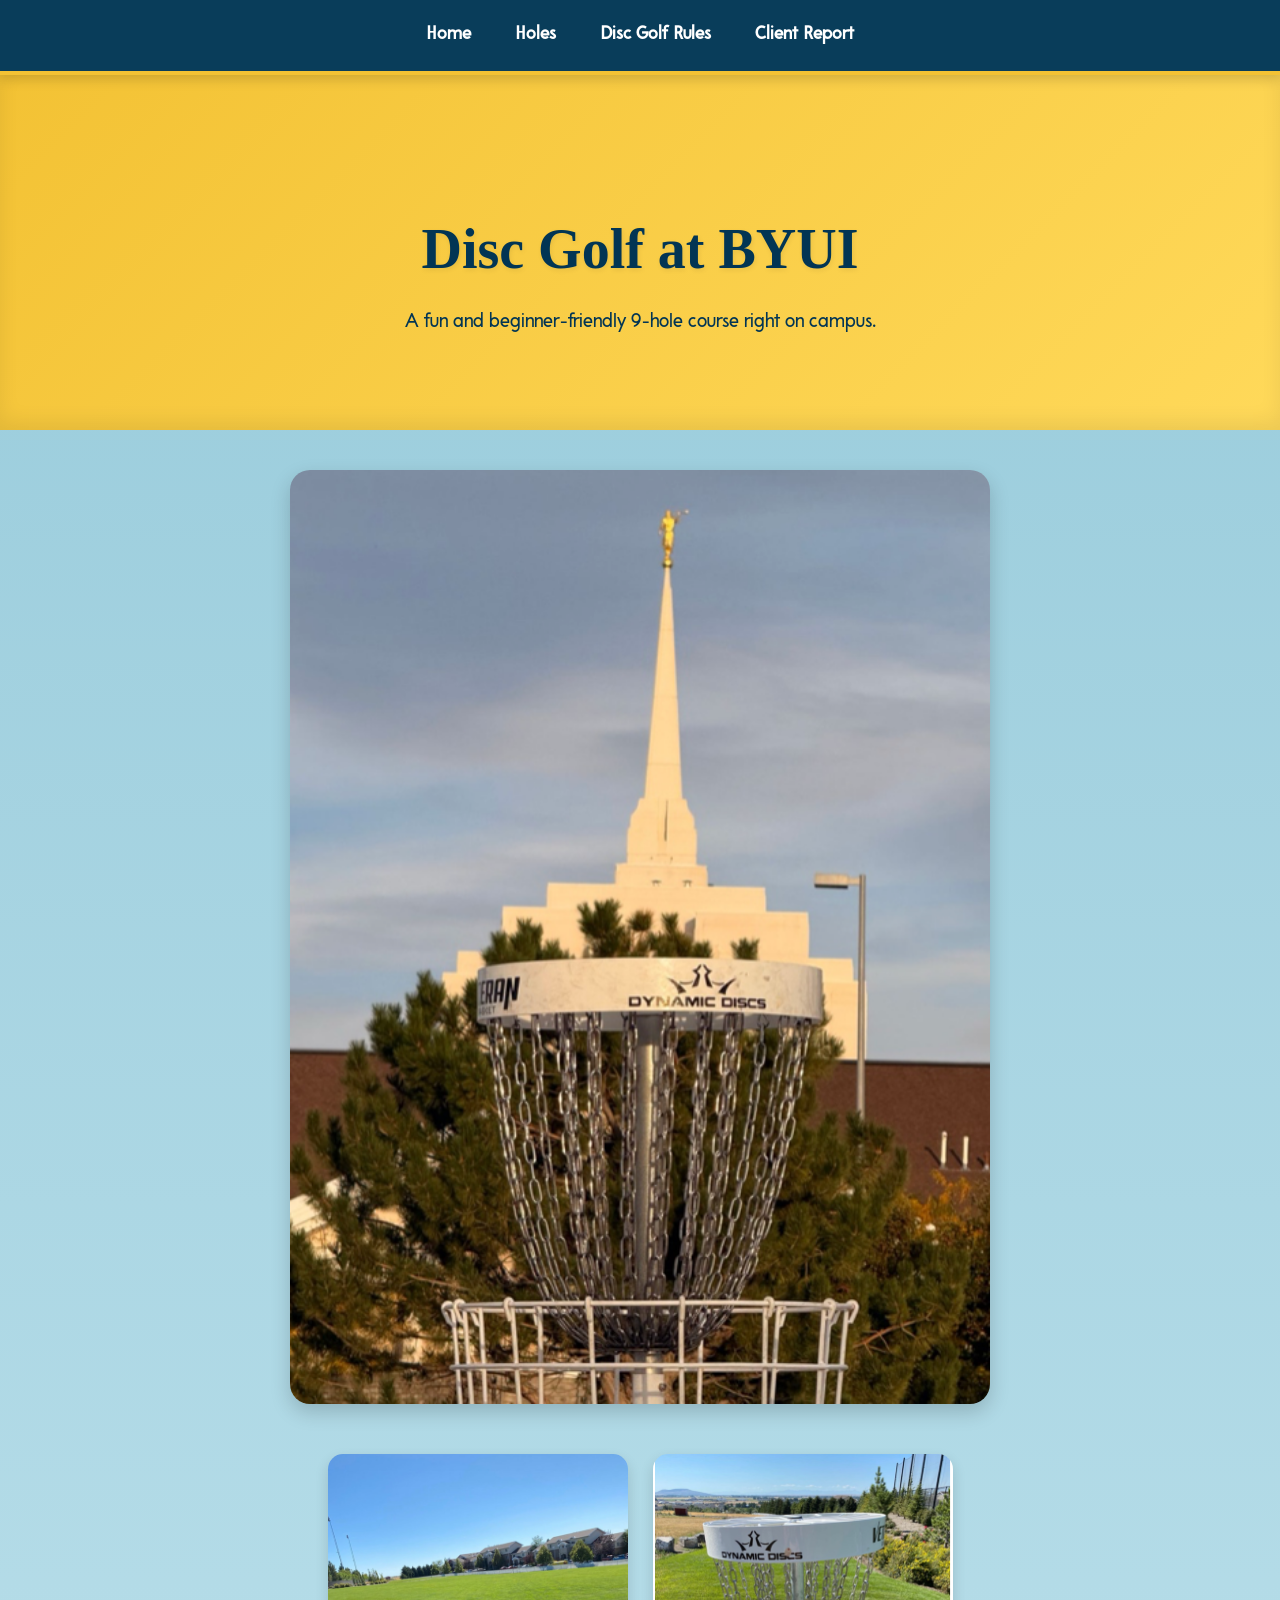
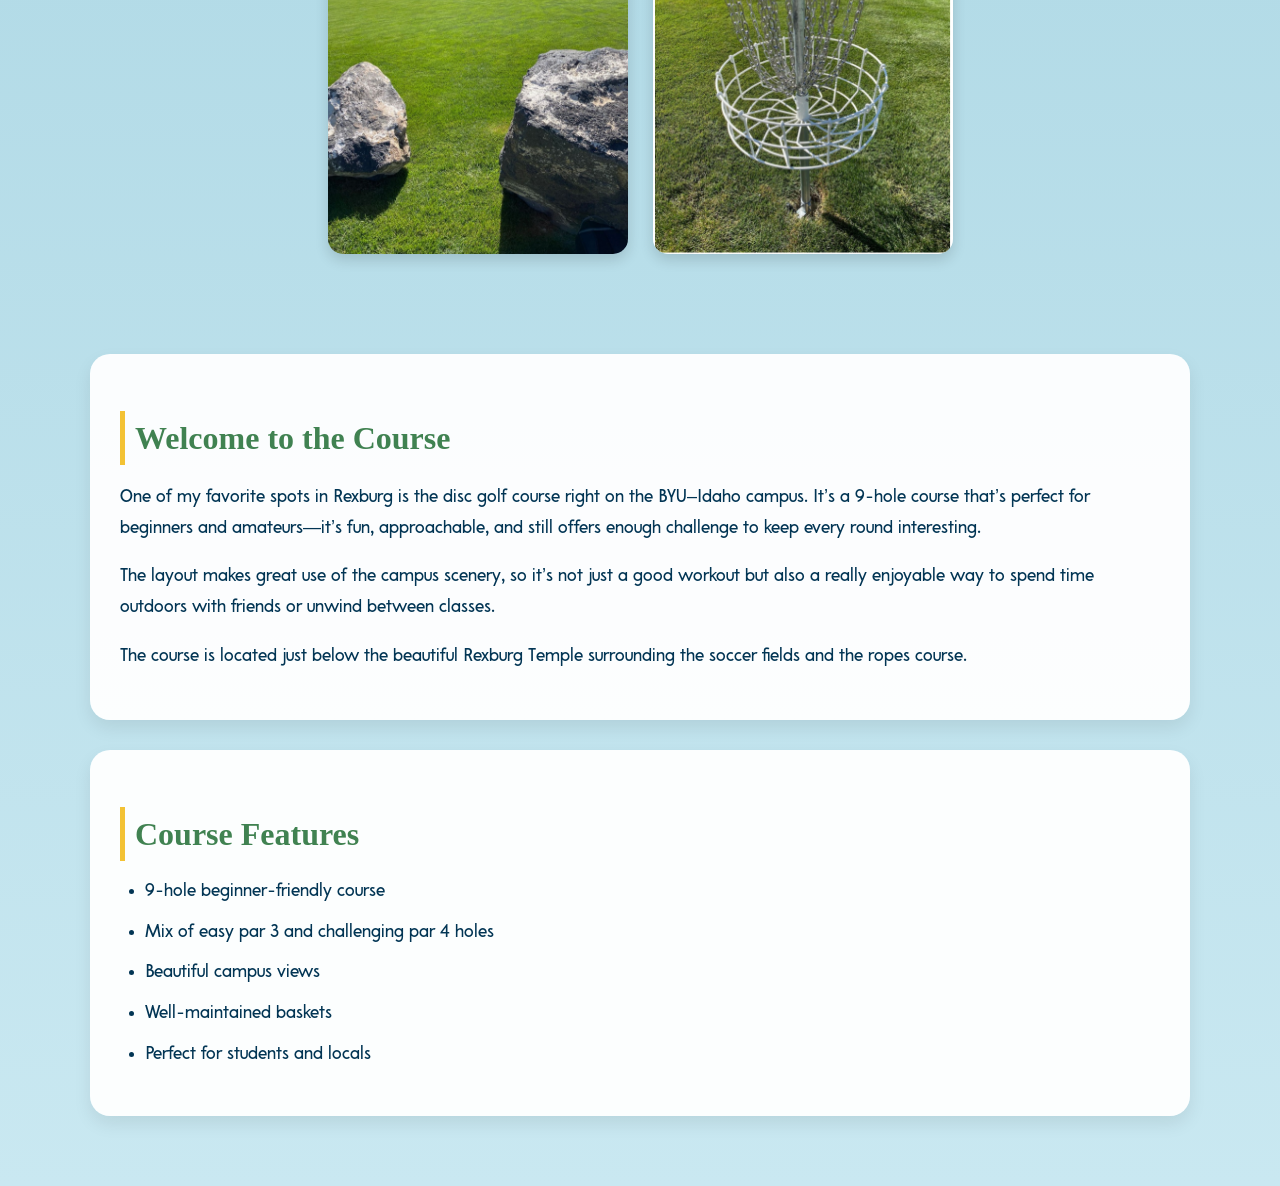
<file: index.html>
<!DOCTYPE html>
<html lang="en">
<head>
    <meta charset="UTF-8">
    <meta name="viewport" content="width=device-width, initial-scale=1.0">
    <title>Disc Golf at BYUI</title>
    <link rel="stylesheet" href="styles.css">
</head>
<body>

    <nav>
        <a href="index.html">Home</a>
        <a href="holes.html">Holes</a>
        <a href="rules.html">Disc Golf Rules</a>
        <a href="client_report.html">Client Report</a>
    </nav>

    <header class="hero">
        <h1>Disc Golf at BYUI</h1>
        <p>A fun and beginner-friendly 9-hole course right on campus.</p>
    </header>

    <section class="course-image">
        <img src="images/hero.png" alt="Disc golf basket at BYUI campus">
    </section>

    <section class="gallery">
        <img src="images/hero2.png" alt="Disc golf course view">
        <img src="images/hero3.png" alt="Disc golf basket close-up">
    </section>

    <main>
        <section class="intro">
            <h2>Welcome to the Course</h2>
            <p>
                One of my favorite spots in Rexburg is the disc golf course right on the
                BYU–Idaho campus. It’s a 9-hole course that’s perfect for beginners
                and amateurs—it’s fun, approachable, and still offers enough challenge
                to keep every round interesting.
            </p>

            <p>
                The layout makes great use of the campus scenery, so it’s not just a
                good workout but also a really enjoyable way to spend time outdoors
                with friends or unwind between classes.
            </p>

            <p>
                The course is located just below the beautiful Rexburg Temple
                surrounding the soccer fields and the ropes course.
            </p>
        </section>

        <section class="features">
            <h2>Course Features</h2>
            <ul>
                <li>9-hole beginner-friendly course</li>
                <li>Mix of easy par 3 and challenging par 4 holes</li>
                <li>Beautiful campus views</li>
                <li>Well-maintained baskets</li>
                <li>Perfect for students and locals</li>
            </ul>
        </section>
    </main>

</body>
</html>
</file>
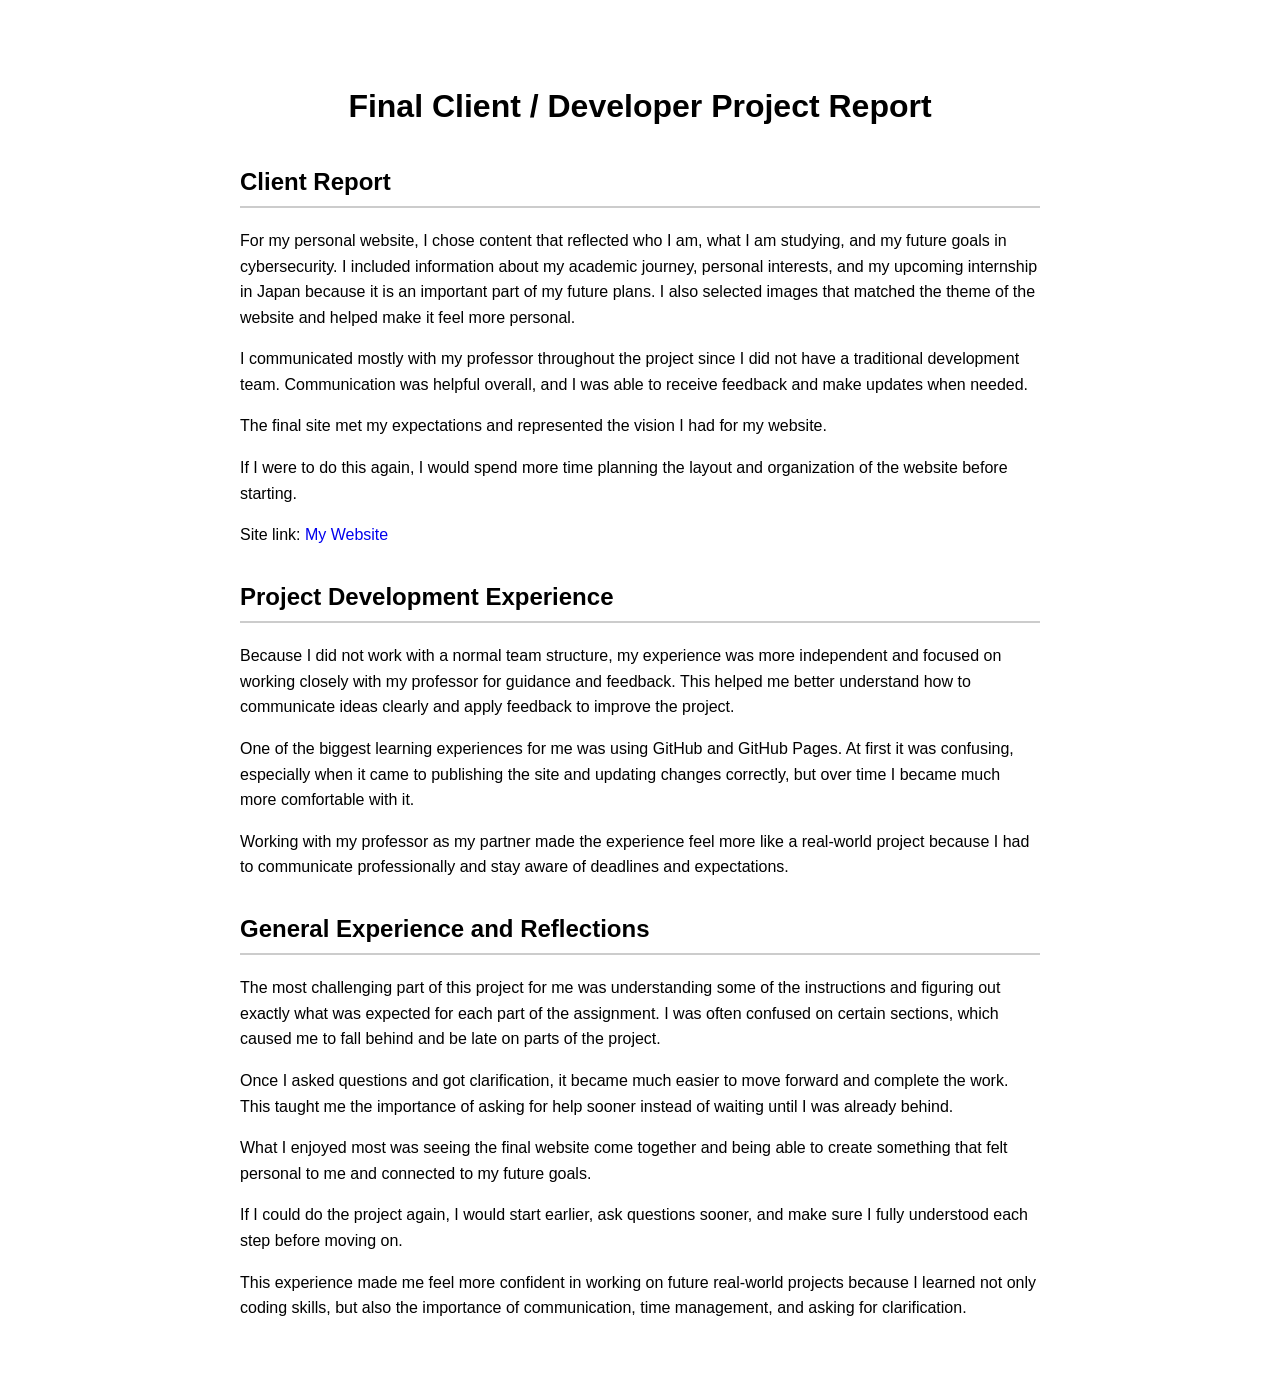
<file: client_report.html>
<!DOCTYPE html>
<html lang="en">
<head>
    <meta charset="UTF-8">
    <meta name="viewport" content="width=device-width, initial-scale=1.0">
    <title>Client Report</title>
    <style>
        body {
            font-family: Arial, sans-serif;
            line-height: 1.6;
            max-width: 800px;
            margin: 40px auto;
            padding: 20px;
        }

        h1 {
            text-align: center;
            margin-bottom: 30px;
        }

        h2 {
            margin-top: 30px;
            border-bottom: 2px solid #ccc;
            padding-bottom: 5px;
        }

        p {
            margin-bottom: 15px;
        }

        a {
            text-decoration: none;
        }
    </style>
</head>
<body>

    <h1>Final Client / Developer Project Report</h1>

    <h2>Client Report</h2>
    <p>
        For my personal website, I chose content that reflected who I am, what I am
        studying, and my future goals in cybersecurity. I included information about
        my academic journey, personal interests, and my upcoming internship in Japan
        because it is an important part of my future plans. I also selected images
        that matched the theme of the website and helped make it feel more personal.
    </p>
    <p>
        I communicated mostly with my professor throughout the project since I did
        not have a traditional development team. Communication was helpful overall,
        and I was able to receive feedback and make updates when needed.
    </p>
    <p>
        The final site met my expectations and represented the vision I had for my
        website.
    </p>
    <p>
        If I were to do this again, I would spend more time planning the layout and
        organization of the website before starting.
    </p>
    <p>
        Site link:
        <a href="https://mapamepe37.github.io/wdd130-alvey/">My Website</a>
    </p>

    <h2>Project Development Experience</h2>
    <p>
        Because I did not work with a normal team structure, my experience was more
        independent and focused on working closely with my professor for guidance
        and feedback. This helped me better understand how to communicate ideas
        clearly and apply feedback to improve the project.
    </p>
    <p>
        One of the biggest learning experiences for me was using GitHub and GitHub
        Pages. At first it was confusing, especially when it came to publishing the
        site and updating changes correctly, but over time I became much more
        comfortable with it.
    </p>
    <p>
        Working with my professor as my partner made the experience feel more like
        a real-world project because I had to communicate professionally and stay
        aware of deadlines and expectations.
    </p>

    <h2>General Experience and Reflections</h2>
    <p>
        The most challenging part of this project for me was understanding some of
        the instructions and figuring out exactly what was expected for each part of
        the assignment. I was often confused on certain sections, which caused me to
        fall behind and be late on parts of the project.
    </p>
    <p>
        Once I asked questions and got clarification, it became much easier to move
        forward and complete the work. This taught me the importance of asking for
        help sooner instead of waiting until I was already behind.
    </p>
    <p>
        What I enjoyed most was seeing the final website come together and being
        able to create something that felt personal to me and connected to my future
        goals.
    </p>
    <p>
        If I could do the project again, I would start earlier, ask questions
        sooner, and make sure I fully understood each step before moving on.
    </p>
    <p>
        This experience made me feel more confident in working on future real-world
        projects because I learned not only coding skills, but also the importance
        of communication, time management, and asking for clarification.
    </p>

</body>
</html>
</file>
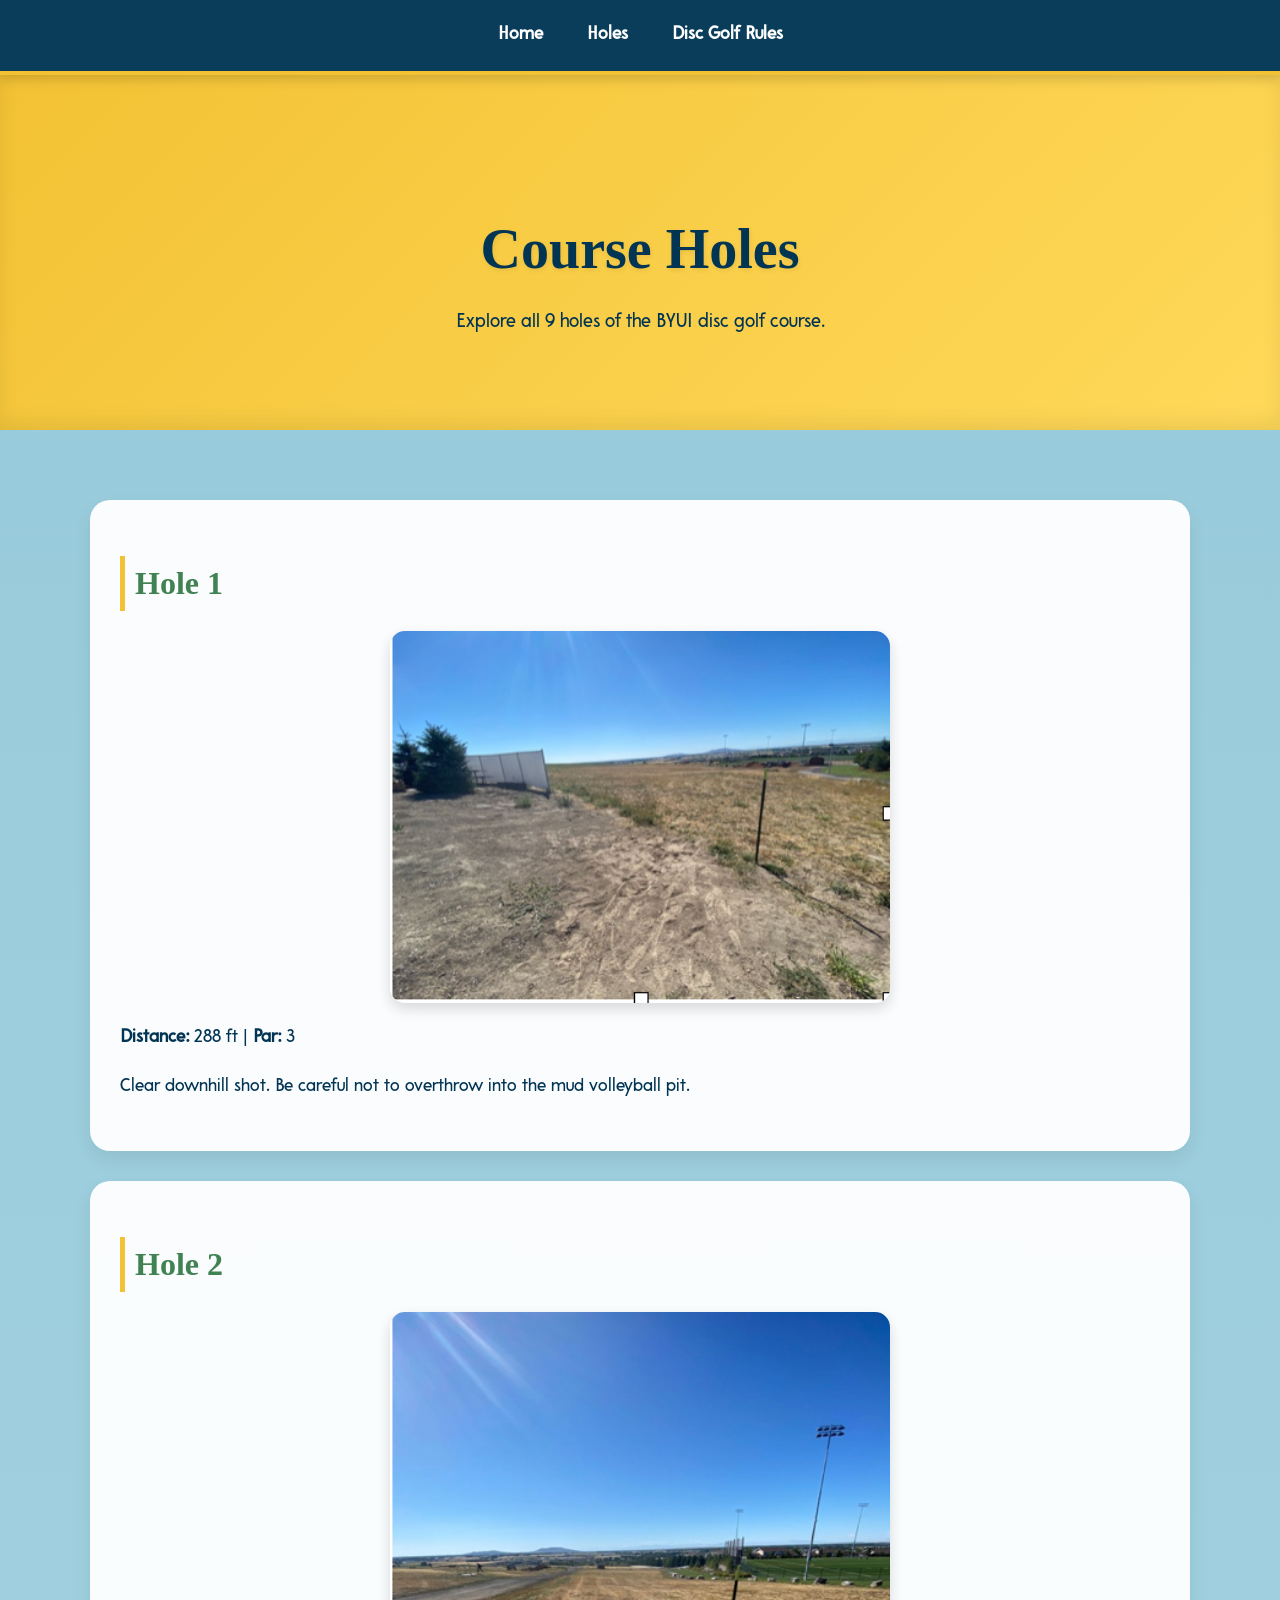
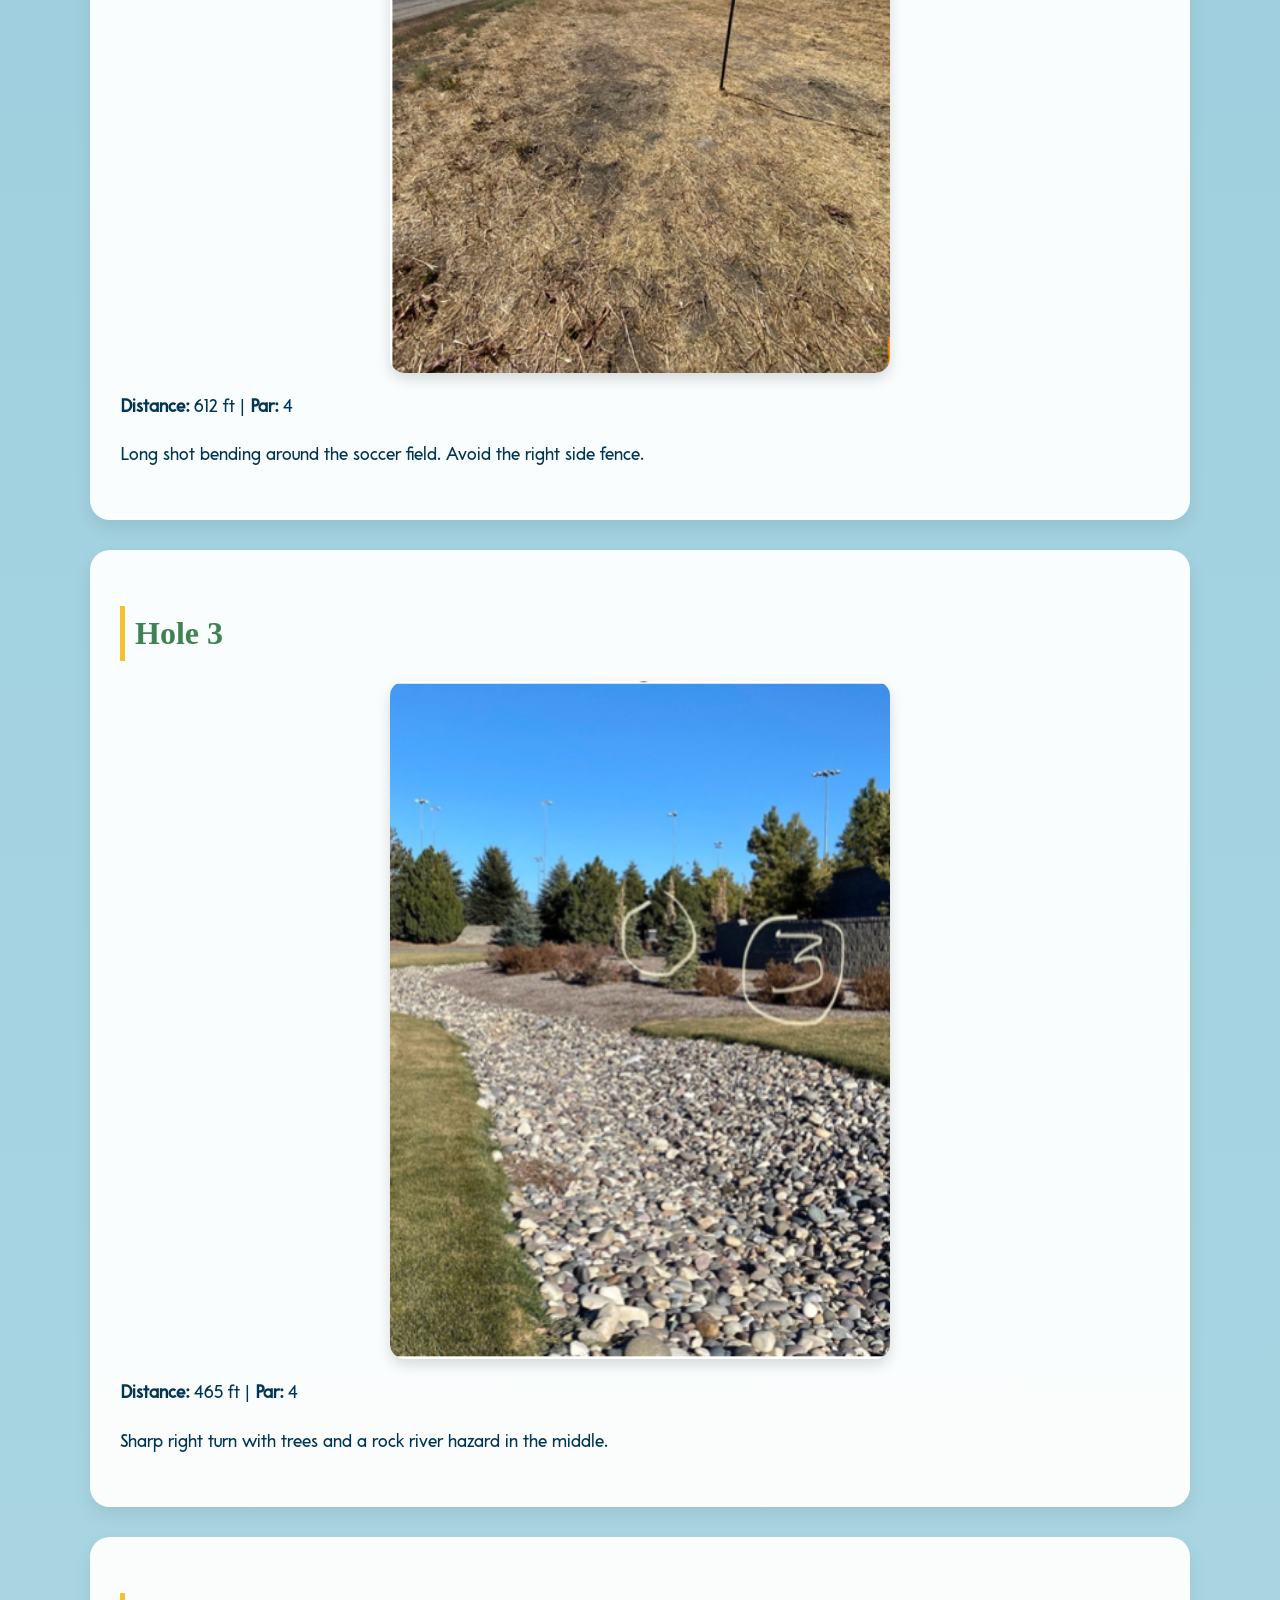
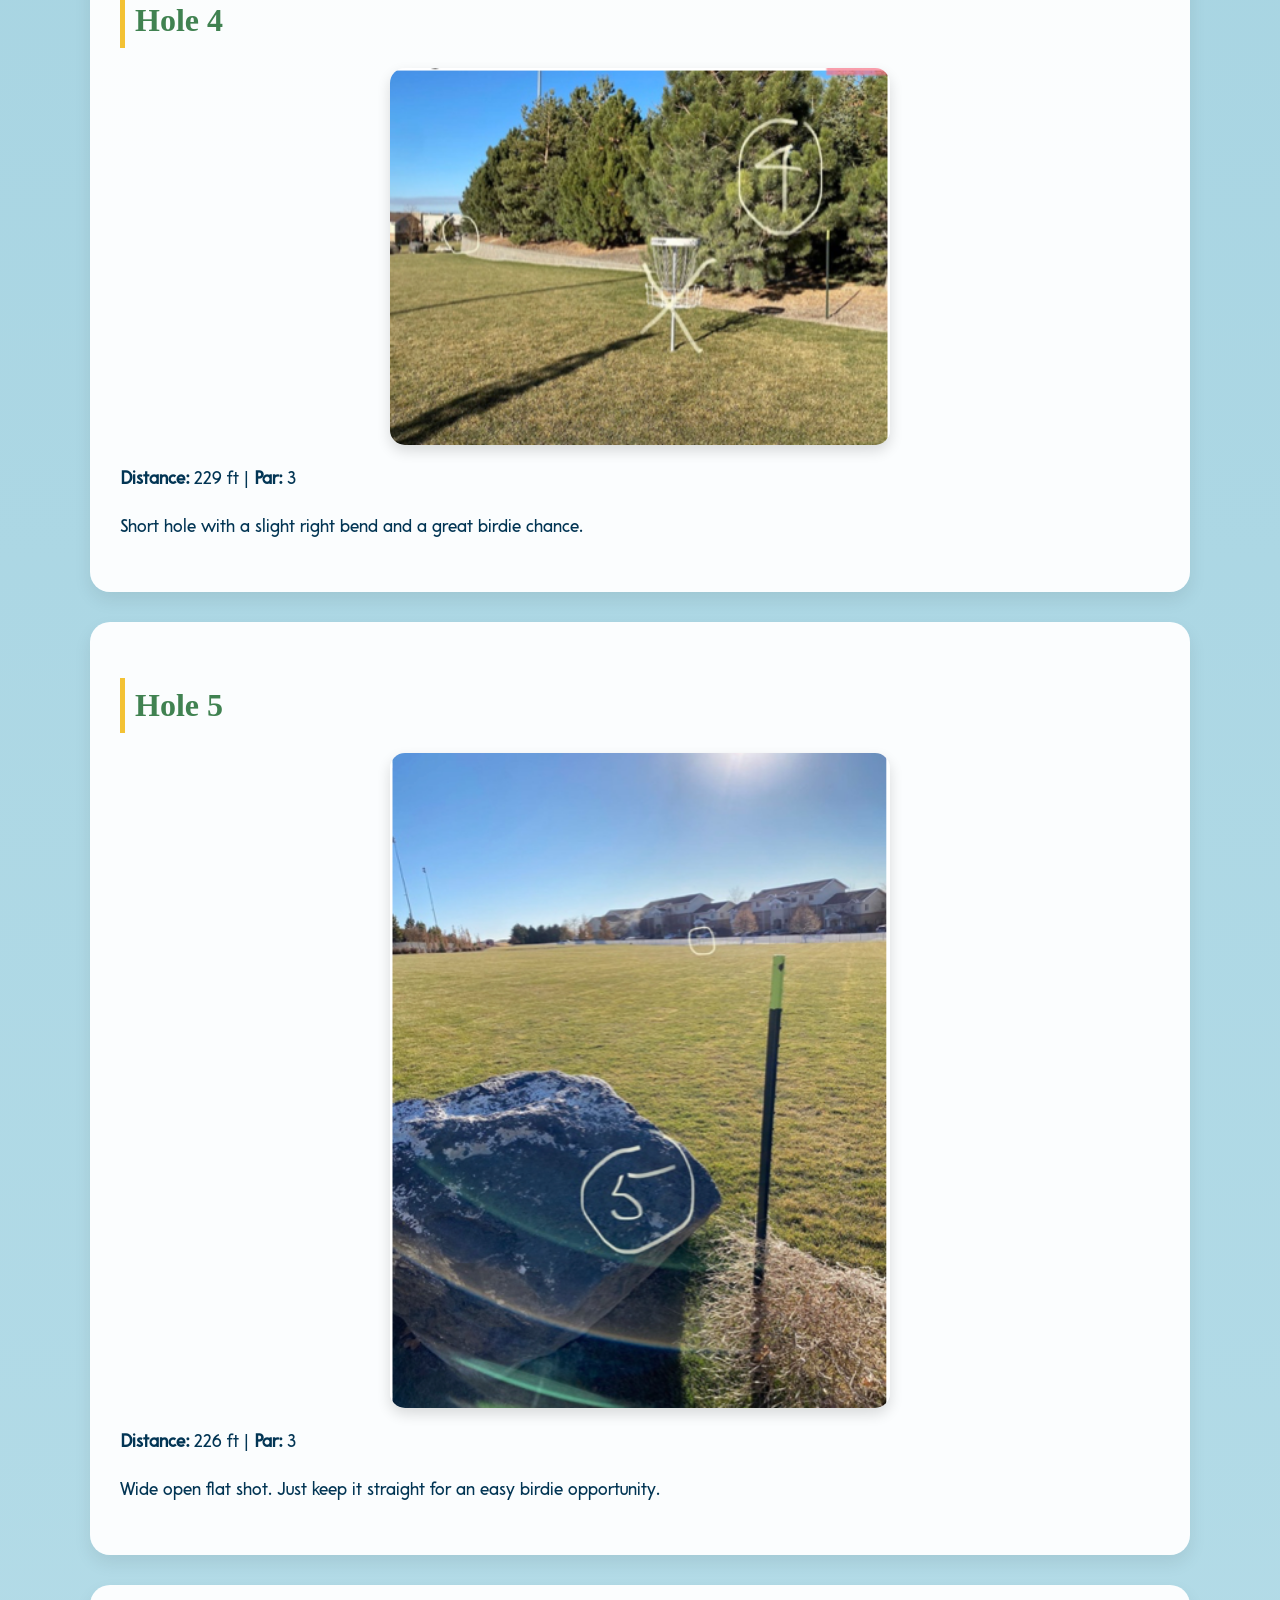
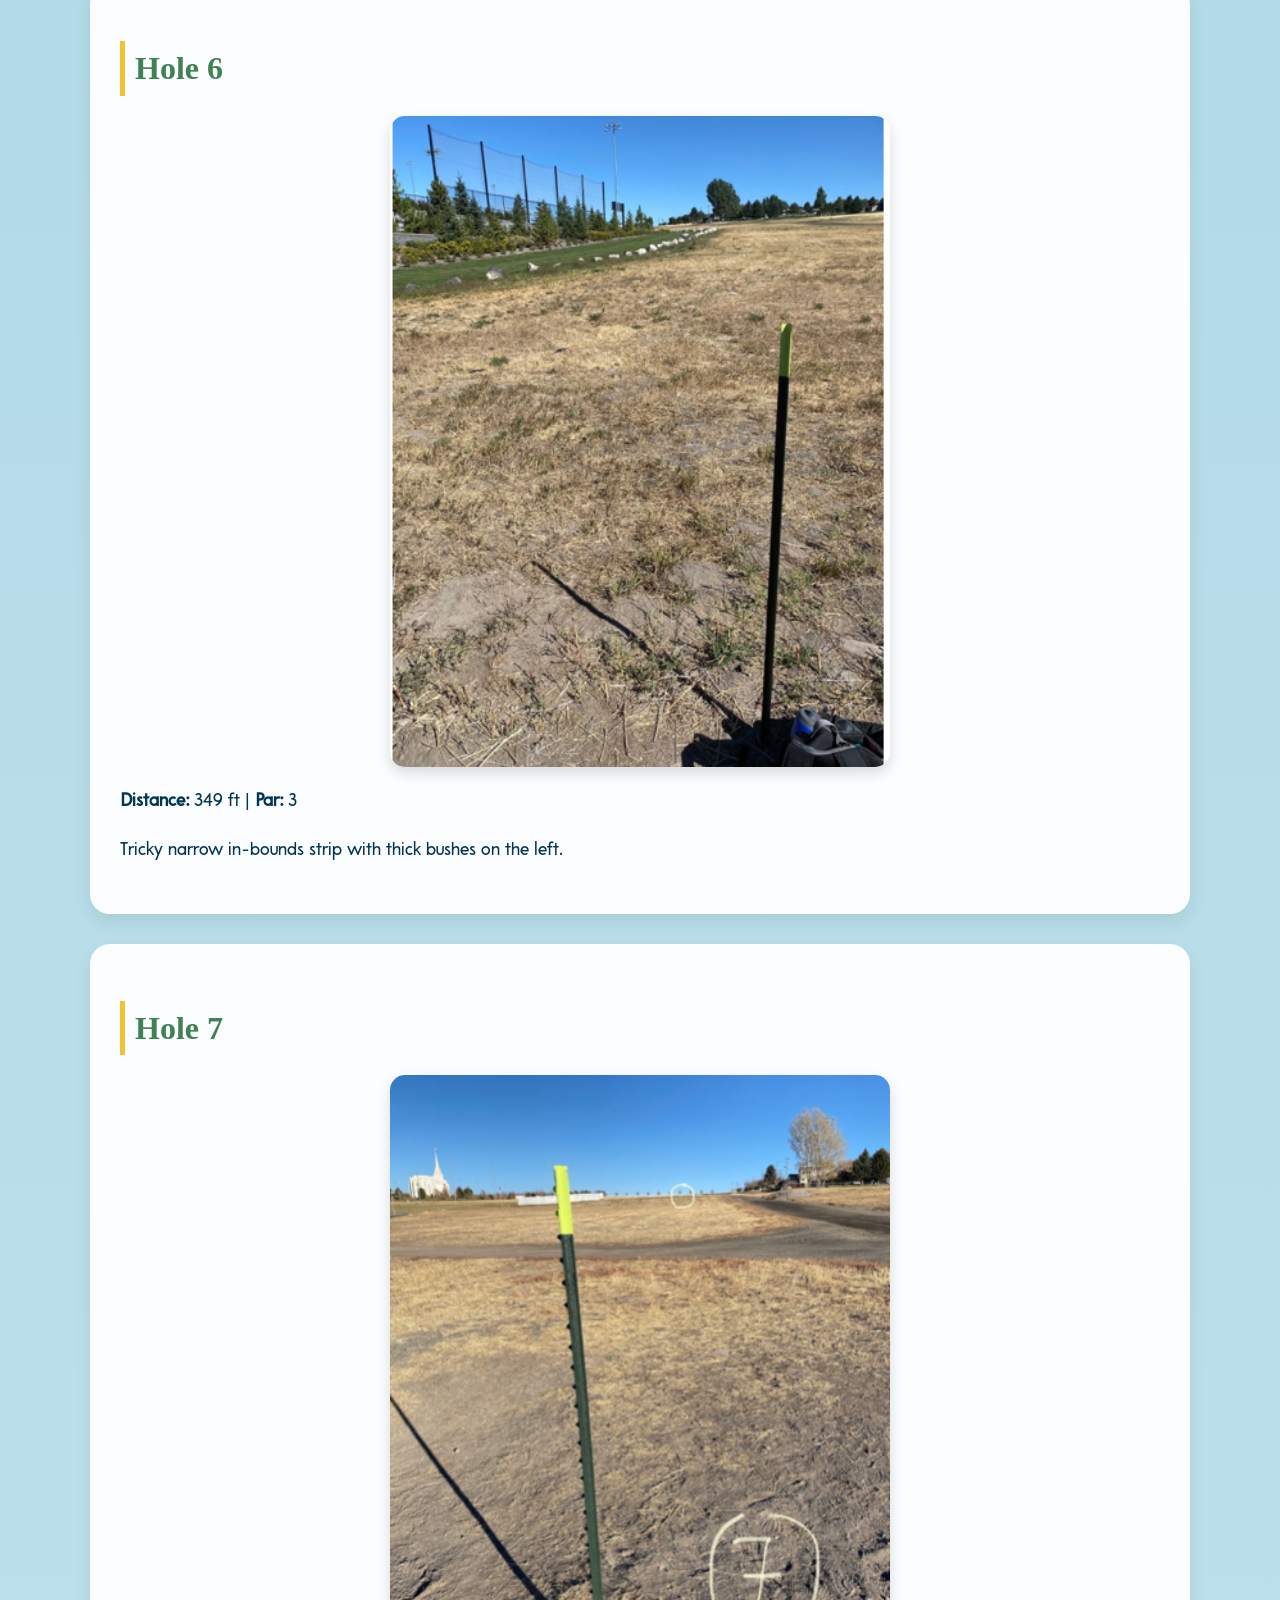
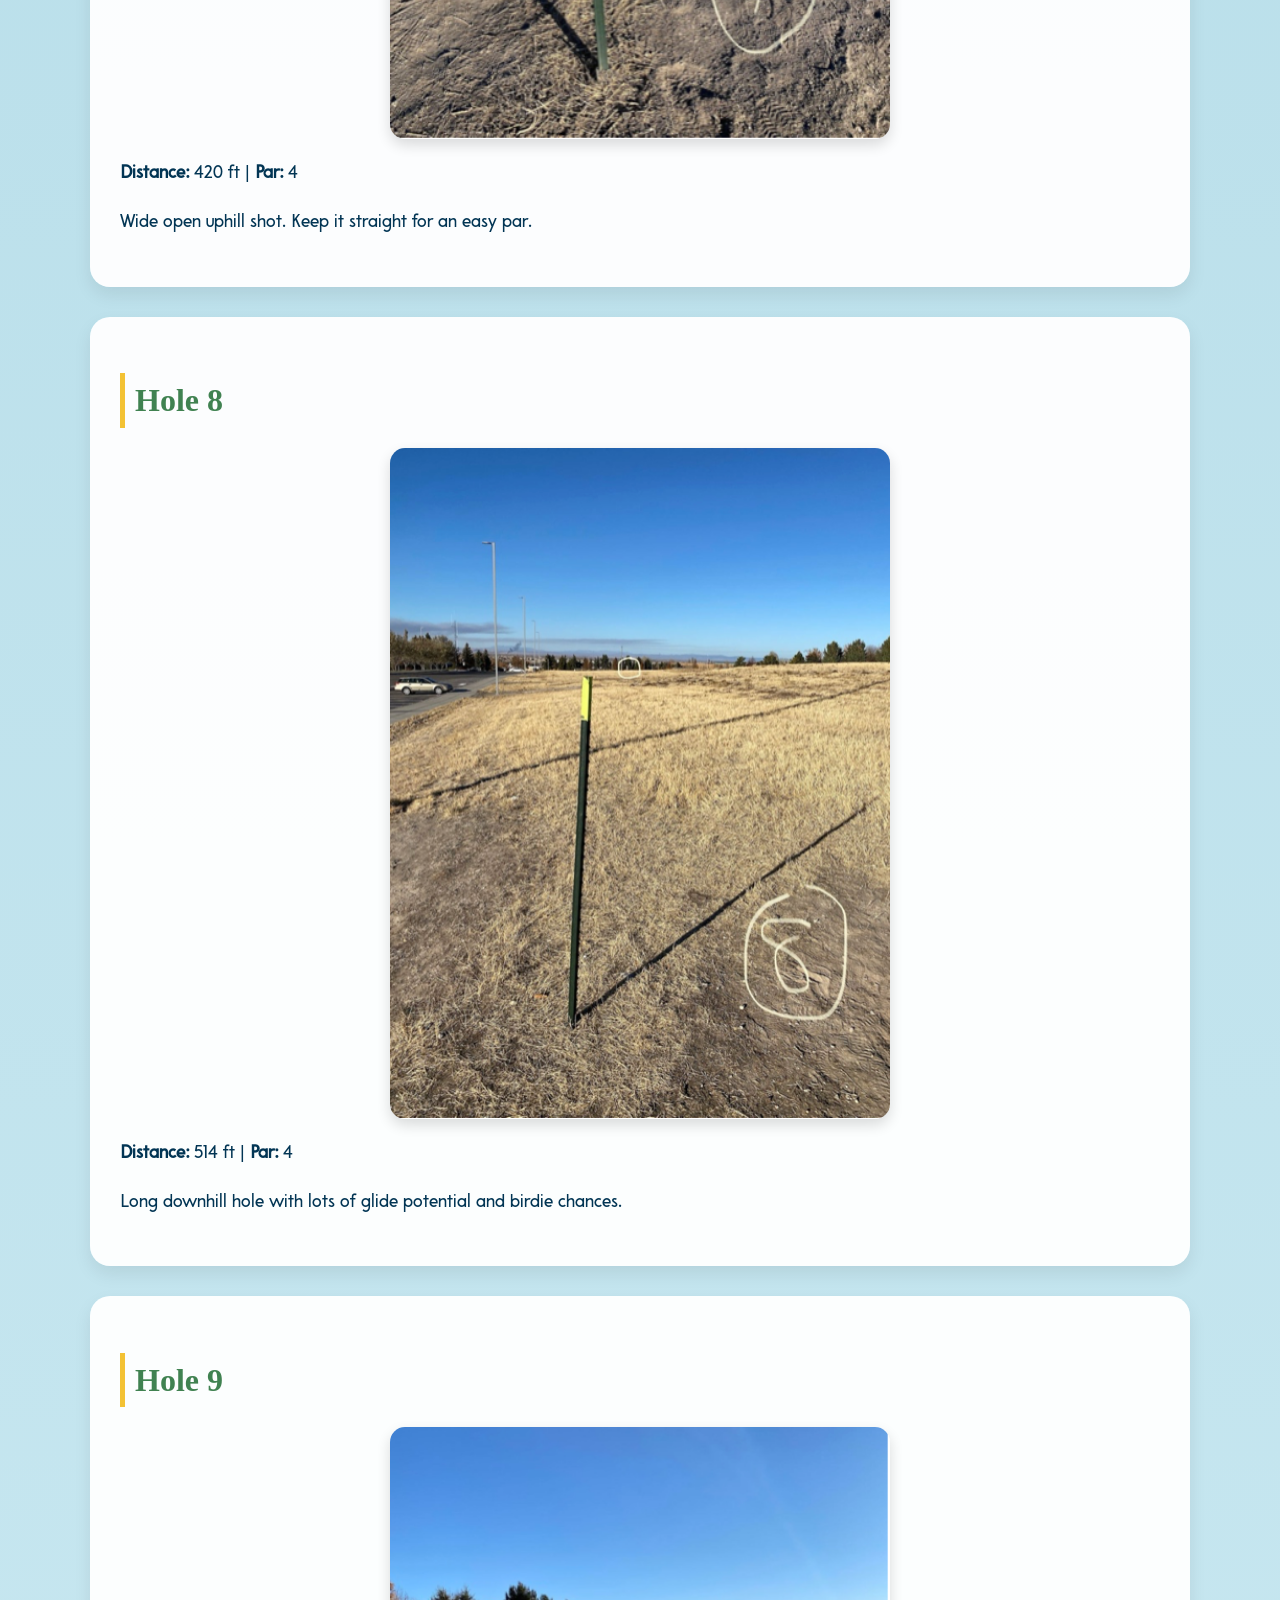
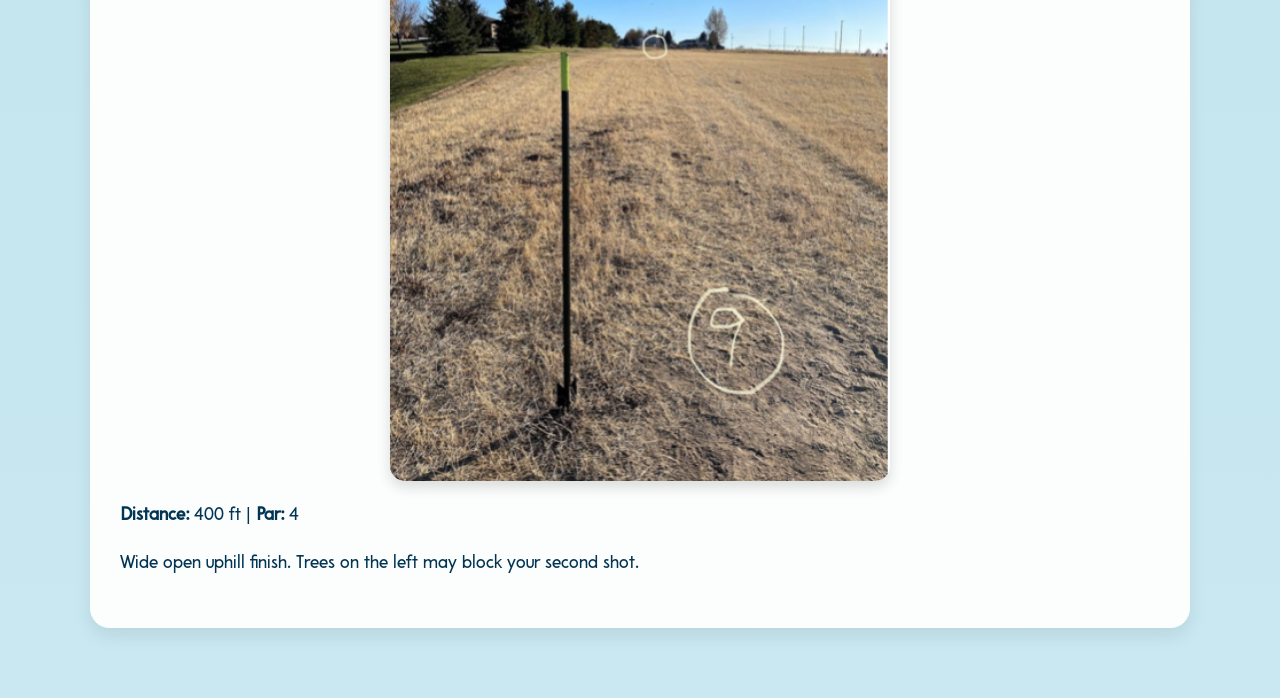
<file: holes.html>
<!DOCTYPE html>
<html lang="en">
<head>
    <meta charset="UTF-8">
    <meta name="viewport" content="width=device-width, initial-scale=1.0">
    <title>Disc Golf Holes - BYUI</title>
    <link rel="stylesheet" href="styles.css">
</head>
<body>
    <nav>
        <a href="index.html">Home</a>
        <a href="holes.html">Holes</a>
        <a href="rules.html">Disc Golf Rules</a>
    </nav>

    <header class="hero">
        <h1>Course Holes</h1>
        <p>Explore all 9 holes of the BYUI disc golf course.</p>
    </header>

    <main>
        <section class="intro">
            <h2>Hole 1</h2>
            <img src="images/hole1.png" alt="Hole 1">
            <p><strong>Distance:</strong> 288 ft | <strong>Par:</strong> 3</p>
            <p>Clear downhill shot. Be careful not to overthrow into the mud volleyball pit.</p>
        </section>

        <section class="intro">
            <h2>Hole 2</h2>
            <img src="images/hole2.png" alt="Hole 2">
            <p><strong>Distance:</strong> 612 ft | <strong>Par:</strong> 4</p>
            <p>Long shot bending around the soccer field. Avoid the right side fence.</p>
        </section>

        <section class="intro">
            <h2>Hole 3</h2>
            <img src="images/hole3.png" alt="Hole 3">
            <p><strong>Distance:</strong> 465 ft | <strong>Par:</strong> 4</p>
            <p>Sharp right turn with trees and a rock river hazard in the middle.</p>
        </section>

        <section class="intro">
            <h2>Hole 4</h2>
            <img src="images/hole4.png" alt="Hole 4">
            <p><strong>Distance:</strong> 229 ft | <strong>Par:</strong> 3</p>
            <p>Short hole with a slight right bend and a great birdie chance.</p>
        </section>

        <section class="intro">
            <h2>Hole 5</h2>
            <img src="images/hole5.png" alt="Hole 5">
            <p><strong>Distance:</strong> 226 ft | <strong>Par:</strong> 3</p>
            <p>Wide open flat shot. Just keep it straight for an easy birdie opportunity.</p>
        </section>

        <section class="intro">
            <h2>Hole 6</h2>
            <img src="images/hole6.png" alt="Hole 6">
            <p><strong>Distance:</strong> 349 ft | <strong>Par:</strong> 3</p>
            <p>Tricky narrow in-bounds strip with thick bushes on the left.</p>
        </section>

        <section class="intro">
            <h2>Hole 7</h2>
            <img src="images/hole7.png" alt="Hole 7">
            <p><strong>Distance:</strong> 420 ft | <strong>Par:</strong> 4</p>
            <p>Wide open uphill shot. Keep it straight for an easy par.</p>
        </section>

        <section class="intro">
            <h2>Hole 8</h2>
            <img src="images/hole8.png" alt="Hole 8">
            <p><strong>Distance:</strong> 514 ft | <strong>Par:</strong> 4</p>
            <p>Long downhill hole with lots of glide potential and birdie chances.</p>
        </section>

        <section class="intro">
            <h2>Hole 9</h2>
            <img src="images/hole9.png" alt="Hole 9">
            <p><strong>Distance:</strong> 400 ft | <strong>Par:</strong> 4</p>
            <p>Wide open uphill finish. Trees on the left may block your second shot.</p>
        </section>
    </main>
</body>
</html>
</file>
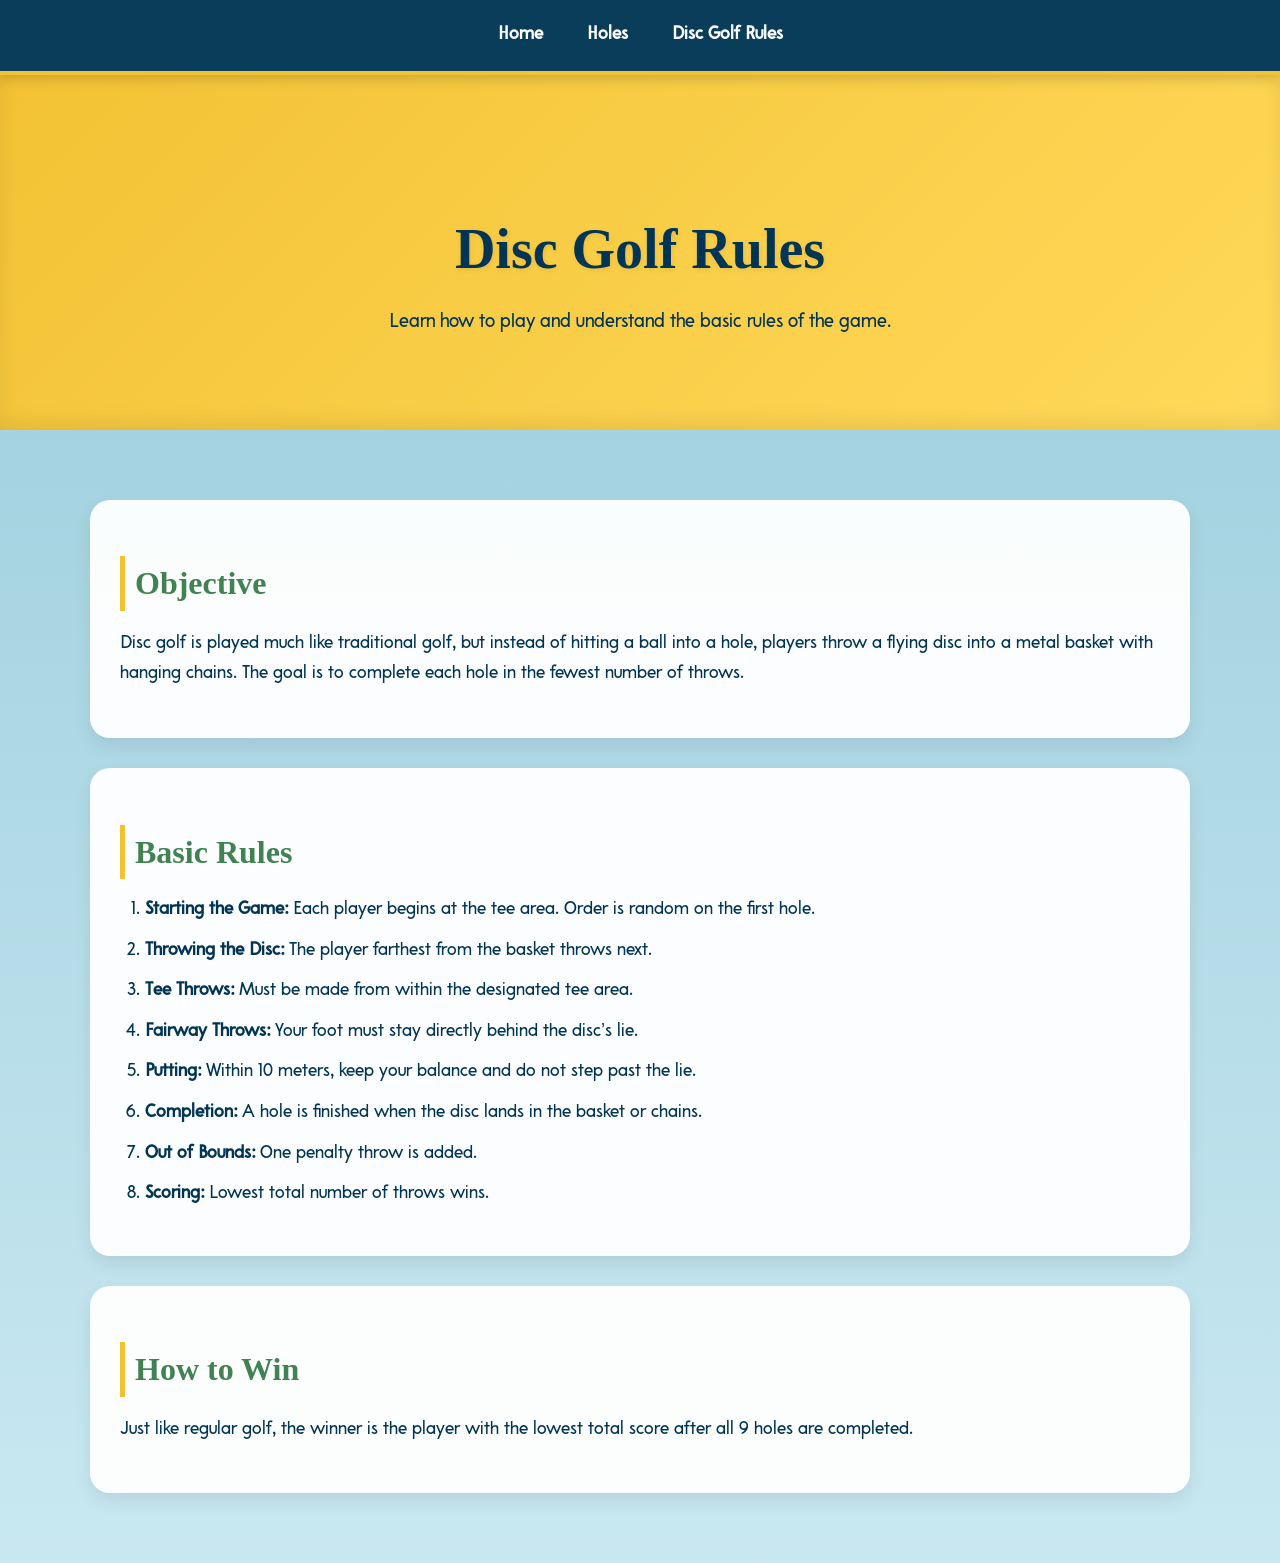
<file: rules.html>
<!DOCTYPE html>
<html lang="en">
<head>
    <meta charset="UTF-8">
    <meta name="viewport" content="width=device-width, initial-scale=1.0">
    <title>Disc Golf Rules - BYUI</title>
    <link rel="stylesheet" href="styles.css">
</head>
<body>
    <nav>
        <a href="index.html">Home</a>
        <a href="holes.html">Holes</a>
        <a href="rules.html">Disc Golf Rules</a>
    </nav>

    <header class="hero">
        <h1>Disc Golf Rules</h1>
        <p>Learn how to play and understand the basic rules of the game.</p>
    </header>

    <main>
        <section class="intro">
            <h2>Objective</h2>
            <p>
                Disc golf is played much like traditional golf, but instead of hitting a ball
                into a hole, players throw a flying disc into a metal basket with hanging chains.
                The goal is to complete each hole in the fewest number of throws.
            </p>
        </section>

        <section class="features">
            <h2>Basic Rules</h2>
            <ol>
                <li><strong>Starting the Game:</strong> Each player begins at the tee area. Order is random on the first hole.</li>
                <li><strong>Throwing the Disc:</strong> The player farthest from the basket throws next.</li>
                <li><strong>Tee Throws:</strong> Must be made from within the designated tee area.</li>
                <li><strong>Fairway Throws:</strong> Your foot must stay directly behind the disc’s lie.</li>
                <li><strong>Putting:</strong> Within 10 meters, keep your balance and do not step past the lie.</li>
                <li><strong>Completion:</strong> A hole is finished when the disc lands in the basket or chains.</li>
                <li><strong>Out of Bounds:</strong> One penalty throw is added.</li>
                <li><strong>Scoring:</strong> Lowest total number of throws wins.</li>
            </ol>
        </section>

        <section class="description">
            <h2>How to Win</h2>
            <p>
                Just like regular golf, the winner is the player with the lowest total score
                after all 9 holes are completed.
            </p>
        </section>
    </main>
</body>
</html>
</file>
<file: styles.css>
@font-face {
    font-family: 'Pompadour';
    src: url('fonts/a_pompadour/02_APompadourTextSample.otf') format('opentype');
}

/* General page styling */
body {
    font-family: 'Pompadour', Arial, sans-serif;
    margin: 0;
    padding: 0;
    background: linear-gradient(180deg, #96CADA 0%, #c9e8f1 100%);
    color: #023554;
    line-height: 1.7;
}

/* Navigation */
nav {
    background: rgba(2, 53, 84, 0.95);
    padding: 20px;
    text-align: center;
    border-bottom: 4px solid #F3C234;
    box-shadow: 0 4px 12px rgba(0, 0, 0, 0.15);
    position: sticky;
    top: 0;
    z-index: 100;
}

nav a {
    color: white;
    text-decoration: none;
    margin: 0 20px;
    font-size: 18px;
    font-weight: bold;
    transition: all 0.3s ease;
}

nav a:hover {
    color: #F3C234;
    letter-spacing: 1px;
}

/* Hero section */
.hero {
    background: linear-gradient(135deg, #F3C234, #ffd95a);
    text-align: center;
    padding: 90px 20px;
    box-shadow: inset 0 -8px 20px rgba(0, 0, 0, 0.08);
}

.hero h1 {
    font-family: Georgia, serif;
    font-size: 3.5rem;
    color: #023554;
    margin-bottom: 10px;
    text-shadow: 1px 2px 5px rgba(0,0,0,0.08);
}

.hero p {
    font-size: 1.2rem;
    max-width: 700px;
    margin: auto;
}

/* Main homepage image */
.course-image {
    text-align: center;
    margin: 40px 0;
}

.course-image img {
    width: 75%;
    max-width: 700px;
    border-radius: 20px;
    box-shadow: 0 8px 20px rgba(0,0,0,0.18);
    transition: transform 0.3s ease;
}

.course-image img:hover {
    transform: scale(1.02);
}

/* Homepage gallery */
.gallery {
    display: flex;
    justify-content: center;
    gap: 25px;
    margin: 30px;
    flex-wrap: wrap;
}

.gallery img {
    width: 300px;
    border-radius: 15px;
    box-shadow: 0 6px 14px rgba(0,0,0,0.14);
    transition: transform 0.3s ease;
}

.gallery img:hover {
    transform: translateY(-6px);
}

/* Main content layout */
main {
    max-width: 1100px;
    margin: auto;
    padding: 40px;
}

/* Content cards */
.intro,
.features,
.description {
    background: rgba(255, 255, 255, 0.95);
    padding: 30px;
    margin: 30px 0;
    border-radius: 20px;
    box-shadow: 0 8px 18px rgba(0,0,0,0.08);
    transition: transform 0.3s ease;
}

.intro:hover,
.features:hover,
.description:hover {
    transform: translateY(-4px);
}

/* Hole images */
.intro img {
    width: 100%;
    max-width: 500px;
    display: block;
    margin: 20px auto;
    border-radius: 15px;
    box-shadow: 0 6px 14px rgba(0,0,0,0.14);
}

/* Section headings */
h2 {
    font-family: Georgia, serif;
    color: #408251;
    font-size: 2rem;
    margin-bottom: 15px;
    border-left: 5px solid #F3C234;
    padding-left: 10px;
}

/* Paragraphs and list items */
p,
li {
    font-size: 18px;
}

/* Lists */
ul,
ol {
    padding-left: 25px;
}

li {
    margin-bottom: 10px;
}

/* Footer */
footer {
    background-color: #023554;
    color: white;
    text-align: center;
    padding: 25px;
    margin-top: 40px;
    border-top: 4px solid #F3C234;
}
</file>
